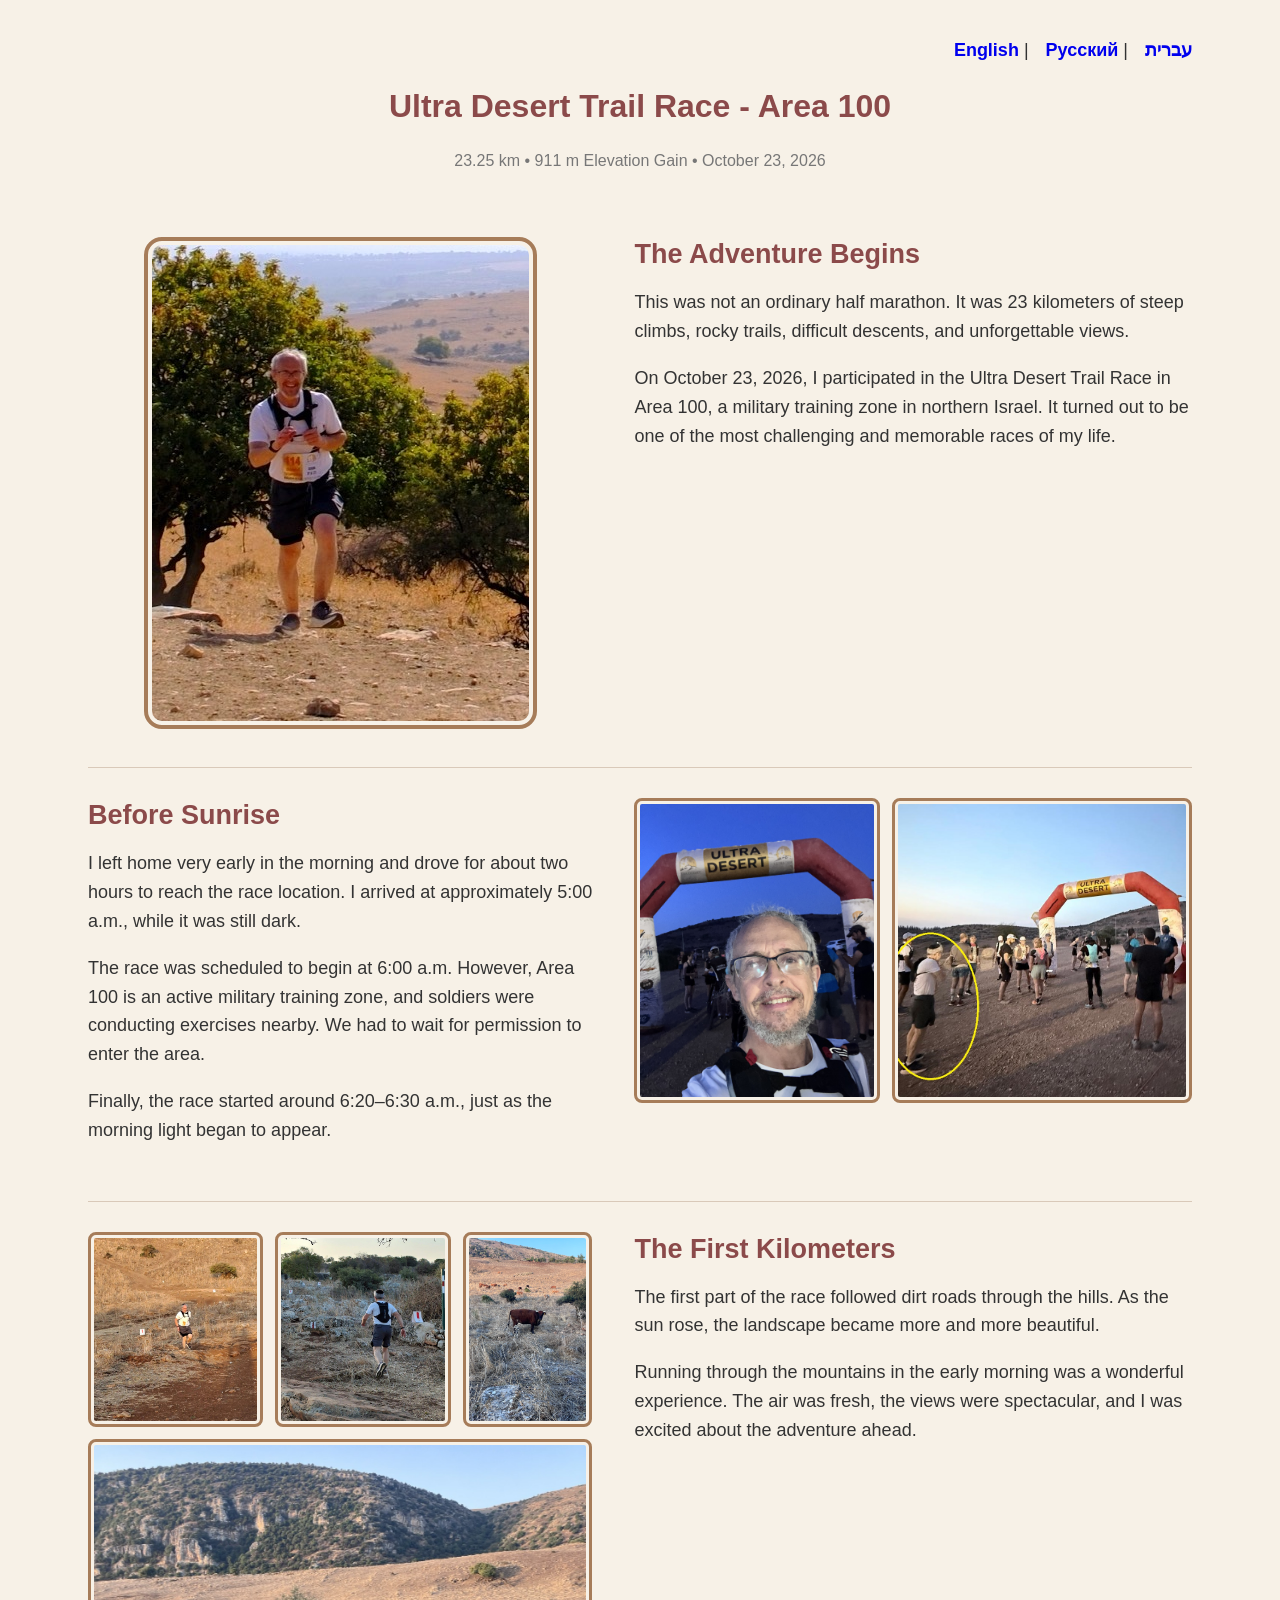
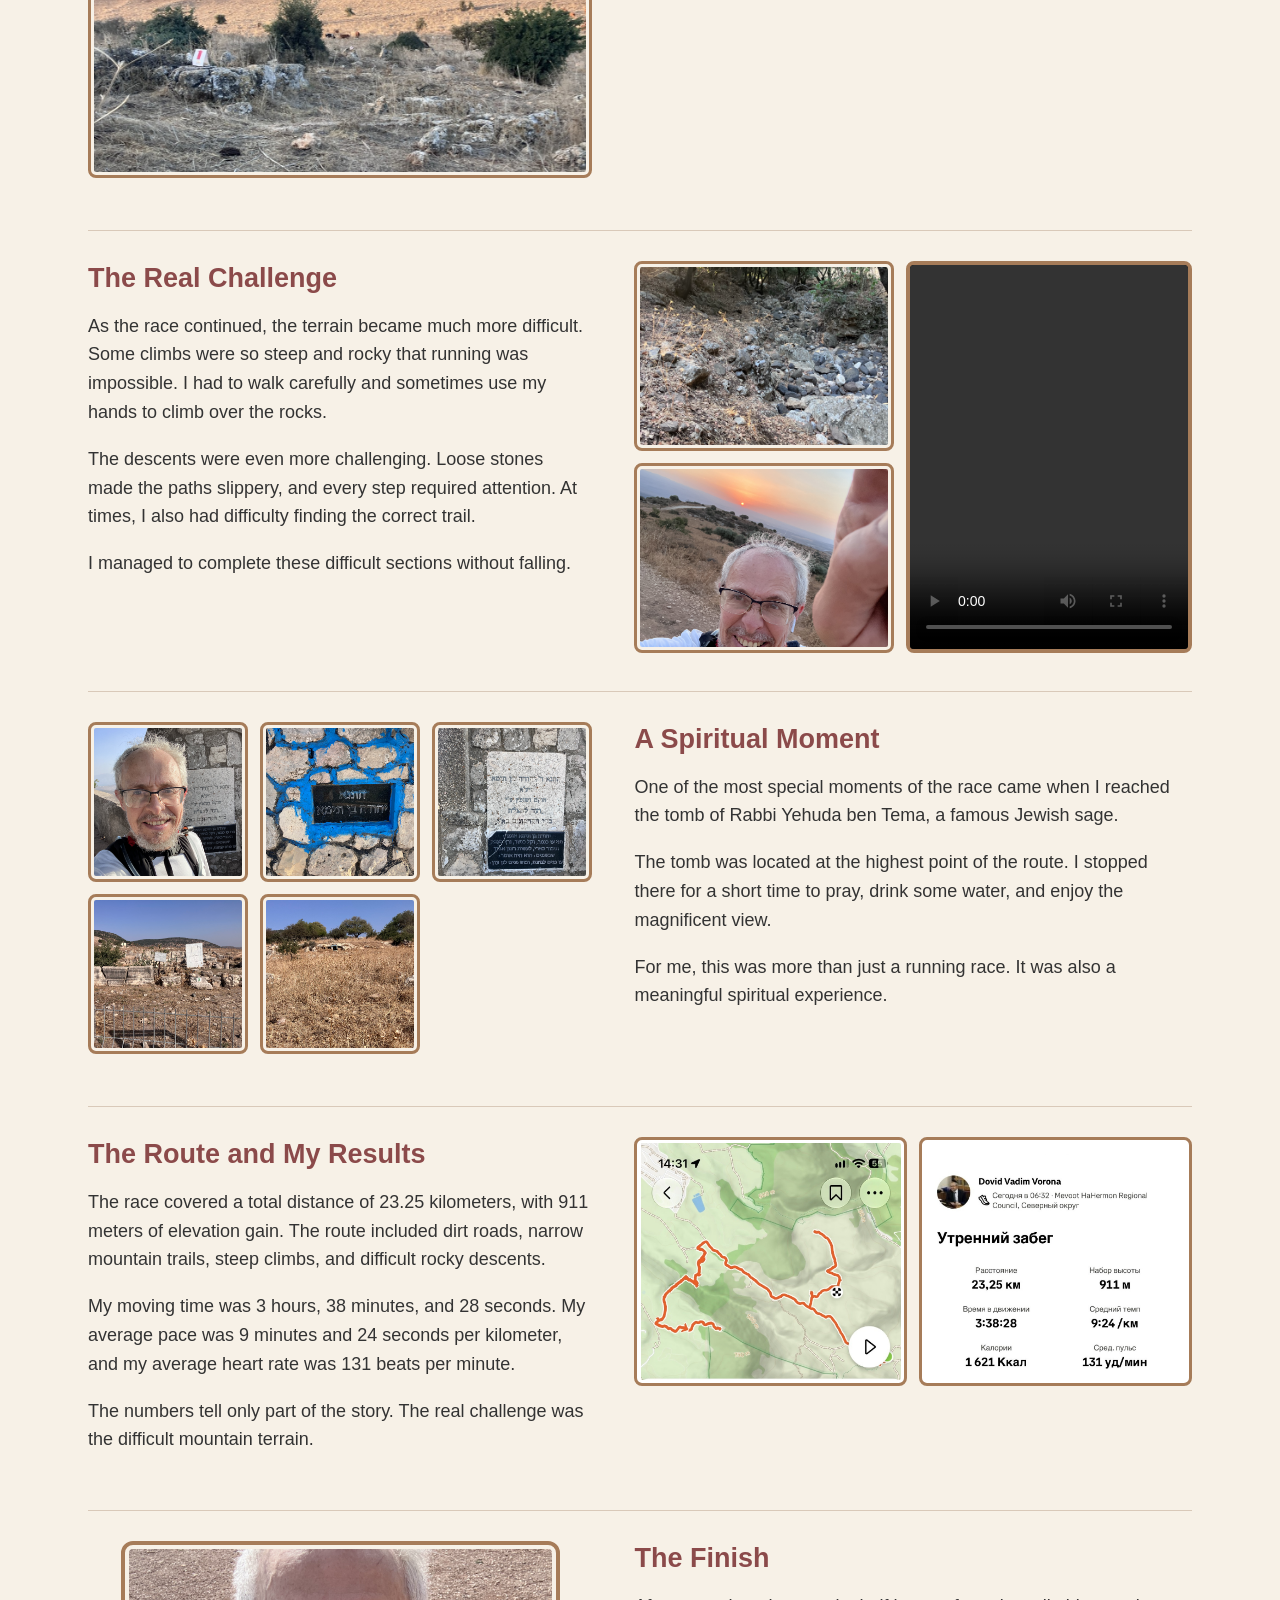
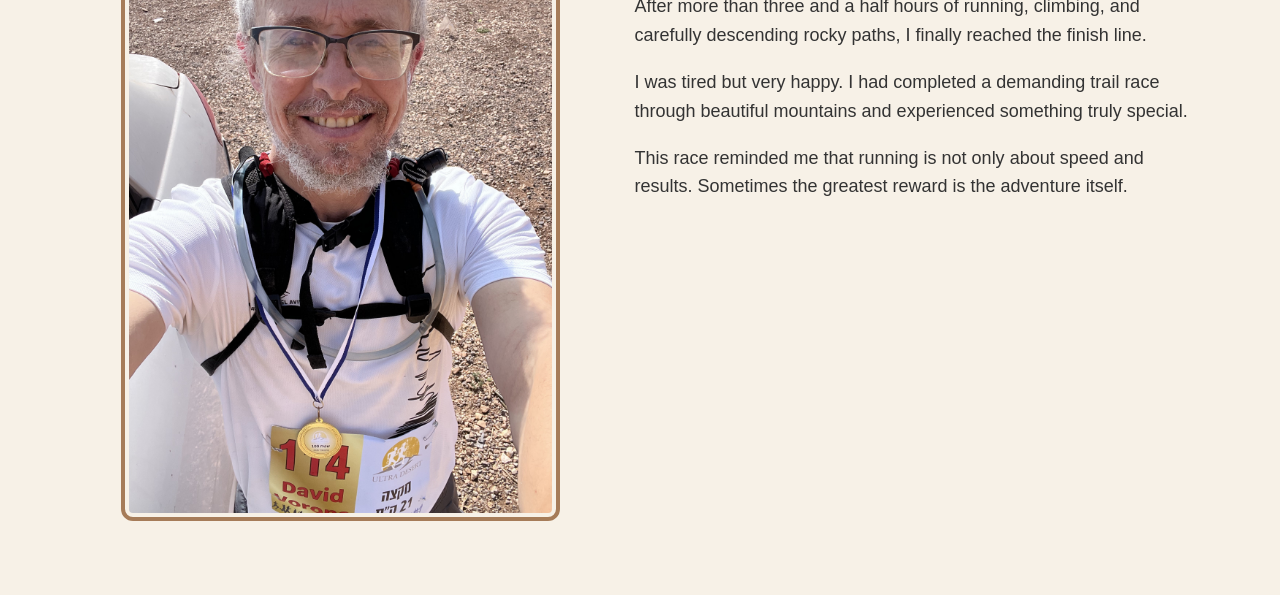
<file: index.html>
<!DOCTYPE html>
<html lang="en">
<head>
  <meta charset="UTF-8">
  <meta name="viewport" content="width=device-width, initial-scale=1.0">
  <title>Ultra Desert Trail Race - Area 100</title>
  <link rel="stylesheet" href="styles.css">
</head>
<body>
  <nav aria-label="Languages">
    <a href="index.html">English</a> |
    <a href="ru.html">Русский</a> |
    <a href="he.html">עברית</a>
  </nav>
  <header class="page-header">
    <h1>Ultra Desert Trail Race - Area 100</h1>
    <p class="subtitle">23.25 km • 911 m Elevation Gain • October 23, 2026</p>
  </header>
  <main>
    <section class="chapter">
      <div class="chapter-media">
        <img class="main-photo zoomable" src="media/main-new.jpg" alt="Runner in Area 100">
      </div>
      <div class="chapter-text">
        <h2>The Adventure Begins</h2>
        <p>This was not an ordinary half marathon. It was 23 kilometers of steep climbs, rocky trails, difficult descents, and unforgettable views.</p>
        <p>On October 23, 2026, I participated in the Ultra Desert Trail Race in Area 100, a military training zone in northern Israel. It turned out to be one of the most challenging and memorable races of my life.</p>
      </div>
    </section>
    <section class="chapter reverse">
      <div class="chapter-media">
        <div class="photo-grid sunrise-grid">
          <img class="zoomable" src="media/IMG_6211_result.jpg" alt="Me at the starting line">
          <img class="zoomable" src="media/start-all.jpg" alt="Runners gathering before the race">
        </div>
      </div>
      <div class="chapter-text">
        <h2>Before Sunrise</h2>
        <p>I left home very early in the morning and drove for about two hours to reach the race location. I arrived at approximately 5:00 a.m., while it was still dark.</p>
        <p>The race was scheduled to begin at 6:00 a.m. However, Area 100 is an active military training zone, and soldiers were conducting exercises nearby. We had to wait for permission to enter the area.</p>
        <p>Finally, the race started around 6:20–6:30 a.m., just as the morning light began to appear.</p>
      </div>
    </section>
    <section class="chapter">
      <div class="chapter-media">
        <div class="photo-grid first-kilometers-grid">
          <img class="zoomable" src="media/running-front.jpg" alt="Running uphill during the race">
          <img class="zoomable" src="media/running-back.jpg" alt="Running along the rocky trail">
          <img class="zoomable" src="media/cows.jpg" alt="Cattle grazing on the hills">
          <img class="zoomable landscape-photo" src="media/mountain-view.jpg" alt="Mountain landscape along the route">
        </div>
      </div>
      <div class="chapter-text">
        <h2>The First Kilometers</h2>
        <p>The first part of the race followed dirt roads through the hills. As the sun rose, the landscape became more and more beautiful.</p>
        <p>Running through the mountains in the early morning was a wonderful experience. The air was fresh, the views were spectacular, and I was excited about the adventure ahead.</p>
      </div>
    </section>
    <section class="chapter reverse">
      <div class="chapter-media">
        <div class="challenge-layout">
          <div class="challenge-stills">
            <img class="zoomable" src="media/rocky-trail.jpg" alt="Dry riverbed filled with rocks">
            <img class="zoomable" src="media/IMG_6213_result.jpg" alt="Mountain landscape">
          </div>
          <video class="race-video" controls playsinline preload="metadata">
            <source src="media/Img 6232-web.mp4" type="video/mp4">
            Your browser does not support video playback.
          </video>
        </div>
      </div>
      <div class="chapter-text">
        <h2>The Real Challenge</h2>
        <p>As the race continued, the terrain became much more difficult. Some climbs were so steep and rocky that running was impossible. I had to walk carefully and sometimes use my hands to climb over the rocks.</p>
        <p>The descents were even more challenging. Loose stones made the paths slippery, and every step required attention. At times, I also had difficulty finding the correct trail.</p>
        <p>I managed to complete these difficult sections without falling.</p>
      </div>
    </section>
    <section class="chapter">
      <div class="chapter-media">
    <div class="spiritual-grid">
        <img class="zoomable"
             src="media/IMG_6230_result.jpg"
             alt="At the tomb of Rabbi Yehuda ben Tema">

        <img class="zoomable"
             src="media/tomb-name.jpg"
             alt="Name of Rabbi Yehuda ben Tema">

        <img class="zoomable"
             src="media/tomb-inscription.jpg"
             alt="Inscription at the tomb">

        <img class="zoomable"
             src="media/ancient-ruins.jpg"
             alt="Ancient ruins near the route">

        <img class="zoomable wide"
             src="media/stone-site.jpg"
             alt="Stone structure in the landscape">
    </div>
</div>
      </div>
      <div class="chapter-text">
        <h2>A Spiritual Moment</h2>
        <p>One of the most special moments of the race came when I reached the tomb of Rabbi Yehuda ben Tema, a famous Jewish sage.</p>
        <p>The tomb was located at the highest point of the route. I stopped there for a short time to pray, drink some water, and enjoy the magnificent view.</p>
        <p>For me, this was more than just a running race. It was also a meaningful spiritual experience.</p>
      </div>
    </section>
    <section class="chapter reverse">
      <div class="chapter-media">
        <div class="strava-pair">
          <img class="zoomable" src="media/strava-map.jpg" alt="Map of the Area 100 race route">
          <img class="zoomable" src="media/strava-results.jpg" alt="Race statistics: 23.25 km, 911 m elevation gain, 3:38:28 moving time, 9:24/km, 131 bpm">
        </div>
      </div>
      <div class="chapter-text">
        <h2>The Route and My Results</h2>
        <p>The race covered a total distance of 23.25 kilometers, with 911 meters of elevation gain. The route included dirt roads, narrow mountain trails, steep climbs, and difficult rocky descents.</p>
        <p>My moving time was 3 hours, 38 minutes, and 28 seconds. My average pace was 9 minutes and 24 seconds per kilometer, and my average heart rate was 131 beats per minute.</p>
        <p>The numbers tell only part of the story. The real challenge was the difficult mountain terrain.</p>
      </div>
    </section>
    <section class="chapter">
      <div class="chapter-media">
        <img class="chapter-photo zoomable" src="media/IMG_2605_result.jpg" alt="After the race">
      </div>
      <div class="chapter-text">
        <h2>The Finish</h2>
        <p>After more than three and a half hours of running, climbing, and carefully descending rocky paths, I finally reached the finish line.</p>
        <p>I was tired but very happy. I had completed a demanding trail race through beautiful mountains and experienced something truly special.</p>
        <p>This race reminded me that running is not only about speed and results. Sometimes the greatest reward is the adventure itself.</p>
      </div>
    </section>
  </main>
  <div id="photo-overlay" aria-hidden="true" role="dialog" aria-label="Enlarged photo">
    <button id="close-photo" type="button" aria-label="Close photo">×</button>
    <img id="enlarged-photo" alt="">
  </div>
  <script>
    const overlay = document.getElementById("photo-overlay");
    const enlargedPhoto = document.getElementById("enlarged-photo");
    const closeButton = document.getElementById("close-photo");
    document.querySelectorAll(".zoomable").forEach(function(photo) {
      photo.addEventListener("click", function() {
        enlargedPhoto.src = photo.src;
        enlargedPhoto.alt = photo.alt;
        overlay.classList.add("open");
        overlay.setAttribute("aria-hidden", "false");
        closeButton.focus();
      });
    });
    function closePhoto() {
      overlay.classList.remove("open");
      overlay.setAttribute("aria-hidden", "true");
      enlargedPhoto.removeAttribute("src");
    }
    closeButton.addEventListener("click", closePhoto);
    overlay.addEventListener("click", function(event) {
      if (event.target === overlay || event.target === enlargedPhoto) closePhoto();
    });
    document.addEventListener("keydown", function(event) {
      if (event.key === "Escape") closePhoto();
    });
  </script>
</body>
</html>
</file>
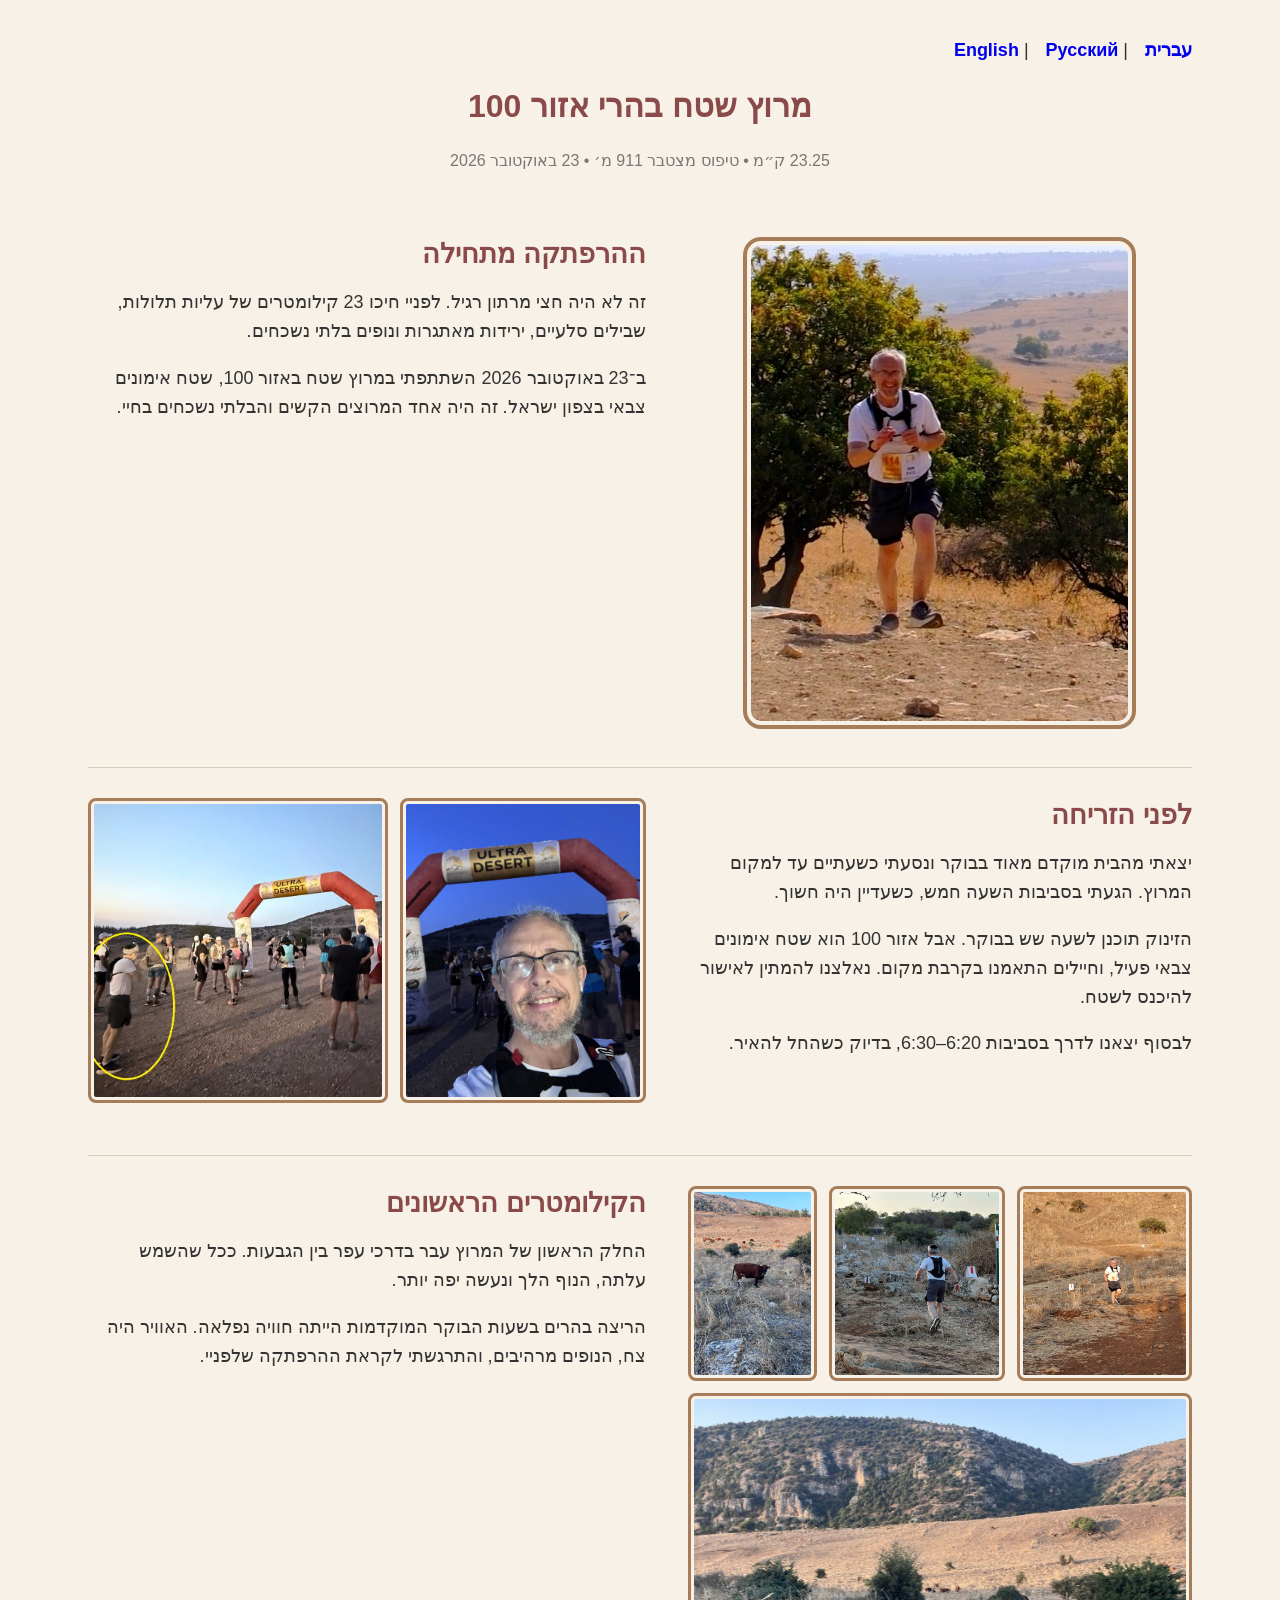
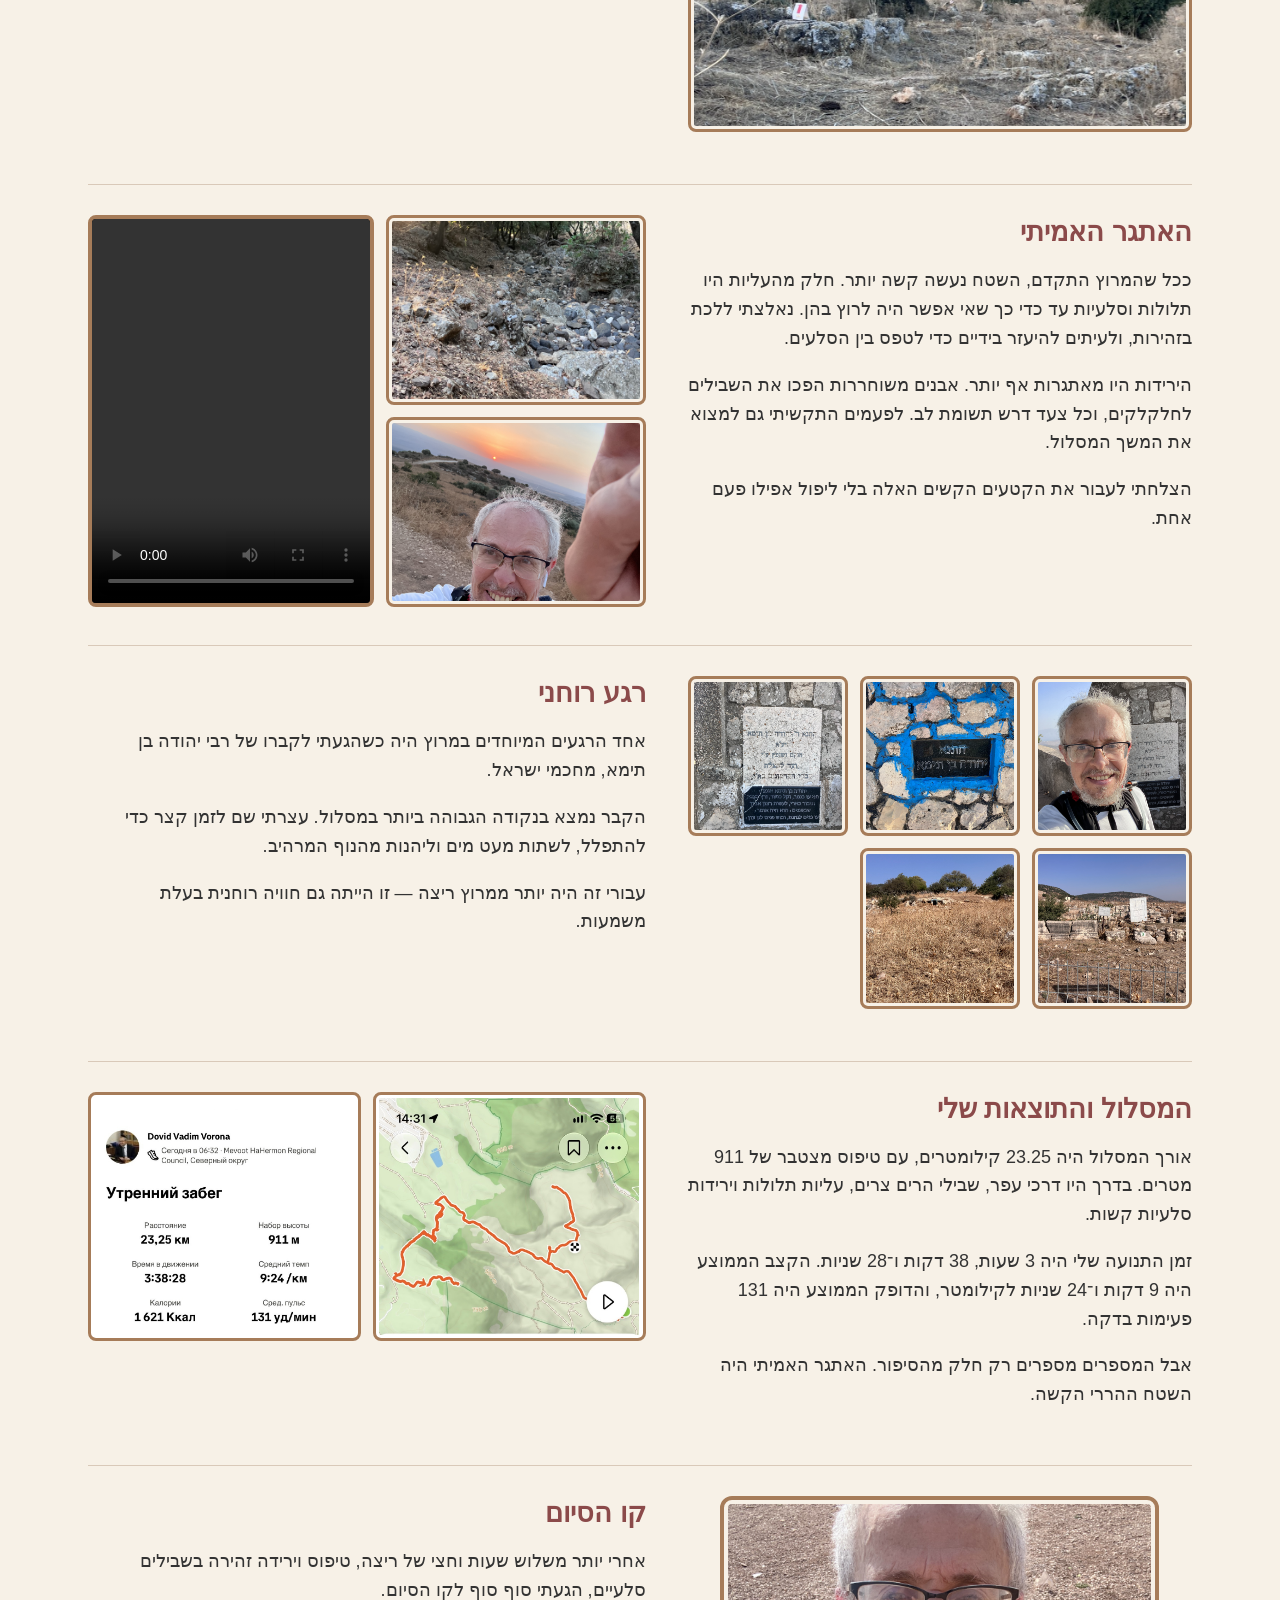
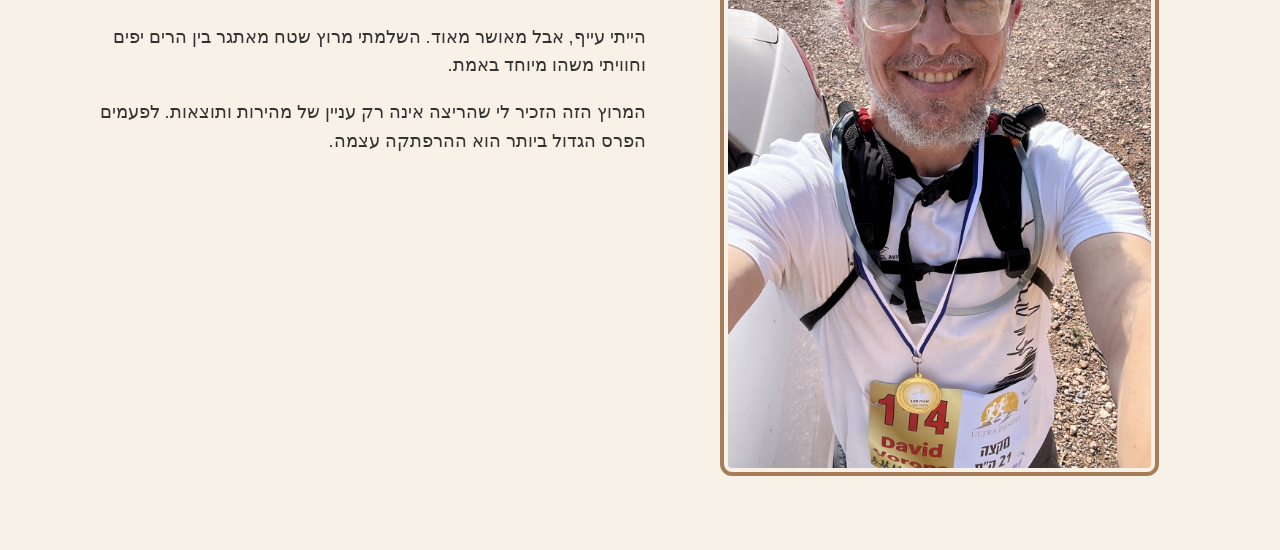
<file: he.html>
<!DOCTYPE html>

<html dir="rtl" lang="he">
<head>
<meta charset="utf-8"/>
<meta content="width=device-width, initial-scale=1.0" name="viewport"/>
<title>מרוץ שטח בהרי אזור 100</title>
<link href="styles.css" rel="stylesheet"/>
</head>
<body>
<nav aria-label="Languages" dir="ltr">
<a href="index.html">English</a> |
    <a href="ru.html">Русский</a> |
    <a href="he.html">עברית</a>
</nav>
<header class="page-header">
<h1>מרוץ שטח בהרי אזור 100</h1>
<p class="subtitle">23.25 ק״מ • טיפוס מצטבר 911 מ׳ • 23 באוקטובר 2026</p>
</header>
<main>
<section class="chapter">
<div class="chapter-media">
<img alt="רץ במסלול אזור 100" class="main-photo zoomable" src="media/main-new.jpg"/>
</div>
<div class="chapter-text">
<h2>ההרפתקה מתחילה</h2>
<p>זה לא היה חצי מרתון רגיל. לפניי חיכו 23 קילומטרים של עליות תלולות, שבילים סלעיים, ירידות מאתגרות ונופים בלתי נשכחים.</p>
<p>ב־23 באוקטובר 2026 השתתפתי במרוץ שטח באזור 100, שטח אימונים צבאי בצפון ישראל. זה היה אחד המרוצים הקשים והבלתי נשכחים בחיי.</p>
</div>
</section>
<section class="chapter reverse">
<div class="chapter-media">
<div class="photo-grid sunrise-grid">
<img alt="אני בקו הזינוק" class="zoomable" src="media/IMG_6211_result.jpg"/>
<img alt="הרצים מתכנסים לפני הזינוק" class="zoomable" src="media/start-all.jpg"/>
</div>
</div>
<div class="chapter-text">
<h2>לפני הזריחה</h2>
<p>יצאתי מהבית מוקדם מאוד בבוקר ונסעתי כשעתיים עד למקום המרוץ. הגעתי בסביבות השעה חמש, כשעדיין היה חשוך.</p>
<p>הזינוק תוכנן לשעה שש בבוקר. אבל אזור 100 הוא שטח אימונים צבאי פעיל, וחיילים התאמנו בקרבת מקום. נאלצנו להמתין לאישור להיכנס לשטח.</p>
<p>לבסוף יצאנו לדרך בסביבות 6:20–6:30, בדיוק כשהחל להאיר.</p>
</div>
</section>
<section class="chapter">
<div class="chapter-media">
<div class="photo-grid first-kilometers-grid">
<img alt="ריצה בעלייה" class="zoomable" src="media/running-front.jpg"/>
<img alt="ריצה בשביל סלעי" class="zoomable" src="media/running-back.jpg"/>
<img alt="פרות רועות בגבעות" class="zoomable" src="media/cows.jpg"/>
<img alt="נוף ההרים לאורך המסלול" class="zoomable landscape-photo" src="media/mountain-view.jpg"/>
</div>
</div>
<div class="chapter-text">
<h2>הקילומטרים הראשונים</h2>
<p>החלק הראשון של המרוץ עבר בדרכי עפר בין הגבעות. ככל שהשמש עלתה, הנוף הלך ונעשה יפה יותר.</p>
<p>הריצה בהרים בשעות הבוקר המוקדמות הייתה חוויה נפלאה. האוויר היה צח, הנופים מרהיבים, והתרגשתי לקראת ההרפתקה שלפניי.</p>
</div>
</section>
<section class="chapter reverse">
<div class="chapter-media">
<div class="challenge-layout">
<div class="challenge-stills">
<img alt="ערוץ נחל מלא אבנים" class="zoomable" src="media/rocky-trail.jpg"/>
<img alt="נוף הררי" class="zoomable" src="media/IMG_6213_result.jpg"/>
</div>
<video class="race-video" controls="" playsinline="" preload="metadata">
<source src="media/Img 6232-web.mp4" type="video/mp4"/>הדפדפן שלך אינו תומך בהפעלת וידאו.
          </video>
</div>
</div>
<div class="chapter-text">
<h2>האתגר האמיתי</h2>
<p>ככל שהמרוץ התקדם, השטח נעשה קשה יותר. חלק מהעליות היו תלולות וסלעיות עד כדי כך שאי אפשר היה לרוץ בהן. נאלצתי ללכת בזהירות, ולעיתים להיעזר בידיים כדי לטפס בין הסלעים.</p>
<p>הירידות היו מאתגרות אף יותר. אבנים משוחררות הפכו את השבילים לחלקלקים, וכל צעד דרש תשומת לב. לפעמים התקשיתי גם למצוא את המשך המסלול.</p>
<p>הצלחתי לעבור את הקטעים הקשים האלה בלי ליפול אפילו פעם אחת.</p>
</div>
</section>
<section class="chapter">
<div class="chapter-media">


<div class="spiritual-grid"><img alt="ליד קבר רבי יהודה בן תימא" class="zoomable" src="media/IMG_6230_result.jpg"/><img alt="שמו של רבי יהודה בן תימא" class="zoomable" src="media/tomb-name.jpg"/><img alt="כתובת על הקבר" class="zoomable" src="media/tomb-inscription.jpg"/><img alt="שרידים עתיקים סמוך למסלול" class="zoomable" src="media/ancient-ruins.jpg"/><img alt="מבנה אבן בנוף" class="zoomable wide" src="media/stone-site.jpg"/></div></div>
<div class="chapter-text">
<h2>רגע רוחני</h2>
<p>אחד הרגעים המיוחדים במרוץ היה כשהגעתי לקברו של רבי יהודה בן תימא, מחכמי ישראל.</p>
<p>הקבר נמצא בנקודה הגבוהה ביותר במסלול. עצרתי שם לזמן קצר כדי להתפלל, לשתות מעט מים וליהנות מהנוף המרהיב.</p>
<p>עבורי זה היה יותר ממרוץ ריצה — זו הייתה גם חוויה רוחנית בעלת משמעות.</p>
</div>
</section>
<section class="chapter reverse">
<div class="chapter-media">
<div class="strava-pair">
<img alt="מפת מסלול המרוץ באזור 100" class="zoomable" src="media/strava-map.jpg"/>
<img alt="תוצאות המרוץ: 23.25 ק״מ, טיפוס מצטבר 911 מ׳, זמן תנועה 3:38:28, קצב 9:24 לק״מ, דופק 131" class="zoomable" src="media/strava-results.jpg"/>
</div>
</div>
<div class="chapter-text">
<h2>המסלול והתוצאות שלי</h2>
<p>אורך המסלול היה 23.25 קילומטרים, עם טיפוס מצטבר של 911 מטרים. בדרך היו דרכי עפר, שבילי הרים צרים, עליות תלולות וירידות סלעיות קשות.</p>
<p>זמן התנועה שלי היה 3 שעות, 38 דקות ו־28 שניות. הקצב הממוצע היה 9 דקות ו־24 שניות לקילומטר, והדופק הממוצע היה 131 פעימות בדקה.</p>
<p>אבל המספרים מספרים רק חלק מהסיפור. האתגר האמיתי היה השטח ההררי הקשה.</p>
</div>
</section>
<section class="chapter">
<div class="chapter-media">
<img alt="אחרי המרוץ" class="chapter-photo zoomable" src="media/IMG_2605_result.jpg"/>
</div>
<div class="chapter-text">
<h2>קו הסיום</h2>
<p>אחרי יותר משלוש שעות וחצי של ריצה, טיפוס וירידה זהירה בשבילים סלעיים, הגעתי סוף סוף לקו הסיום.</p>
<p>הייתי עייף, אבל מאושר מאוד. השלמתי מרוץ שטח מאתגר בין הרים יפים וחוויתי משהו מיוחד באמת.</p>
<p>המרוץ הזה הזכיר לי שהריצה אינה רק עניין של מהירות ותוצאות. לפעמים הפרס הגדול ביותר הוא ההרפתקה עצמה.</p>
</div>
</section>
</main>
<div aria-hidden="true" aria-label="תמונה מוגדלת" id="photo-overlay" role="dialog">
<button aria-label="סגירת התמונה" id="close-photo" type="button">×</button>
<img alt="" id="enlarged-photo"/>
</div>
<script>
    const overlay = document.getElementById("photo-overlay");
    const enlargedPhoto = document.getElementById("enlarged-photo");
    const closeButton = document.getElementById("close-photo");
    document.querySelectorAll(".zoomable").forEach(function(photo) {
      photo.addEventListener("click", function() {
        enlargedPhoto.src = photo.src;
        enlargedPhoto.alt = photo.alt;
        overlay.classList.add("open");
        overlay.setAttribute("aria-hidden", "false");
        closeButton.focus();
      });
    });
    function closePhoto() {
      overlay.classList.remove("open");
      overlay.setAttribute("aria-hidden", "true");
      enlargedPhoto.removeAttribute("src");
    }
    closeButton.addEventListener("click", closePhoto);
    overlay.addEventListener("click", function(event) {
      if (event.target === overlay || event.target === enlargedPhoto) closePhoto();
    });
    document.addEventListener("keydown", function(event) {
      if (event.key === "Escape") closePhoto();
    });
  </script>
</body>
</html>
</file>
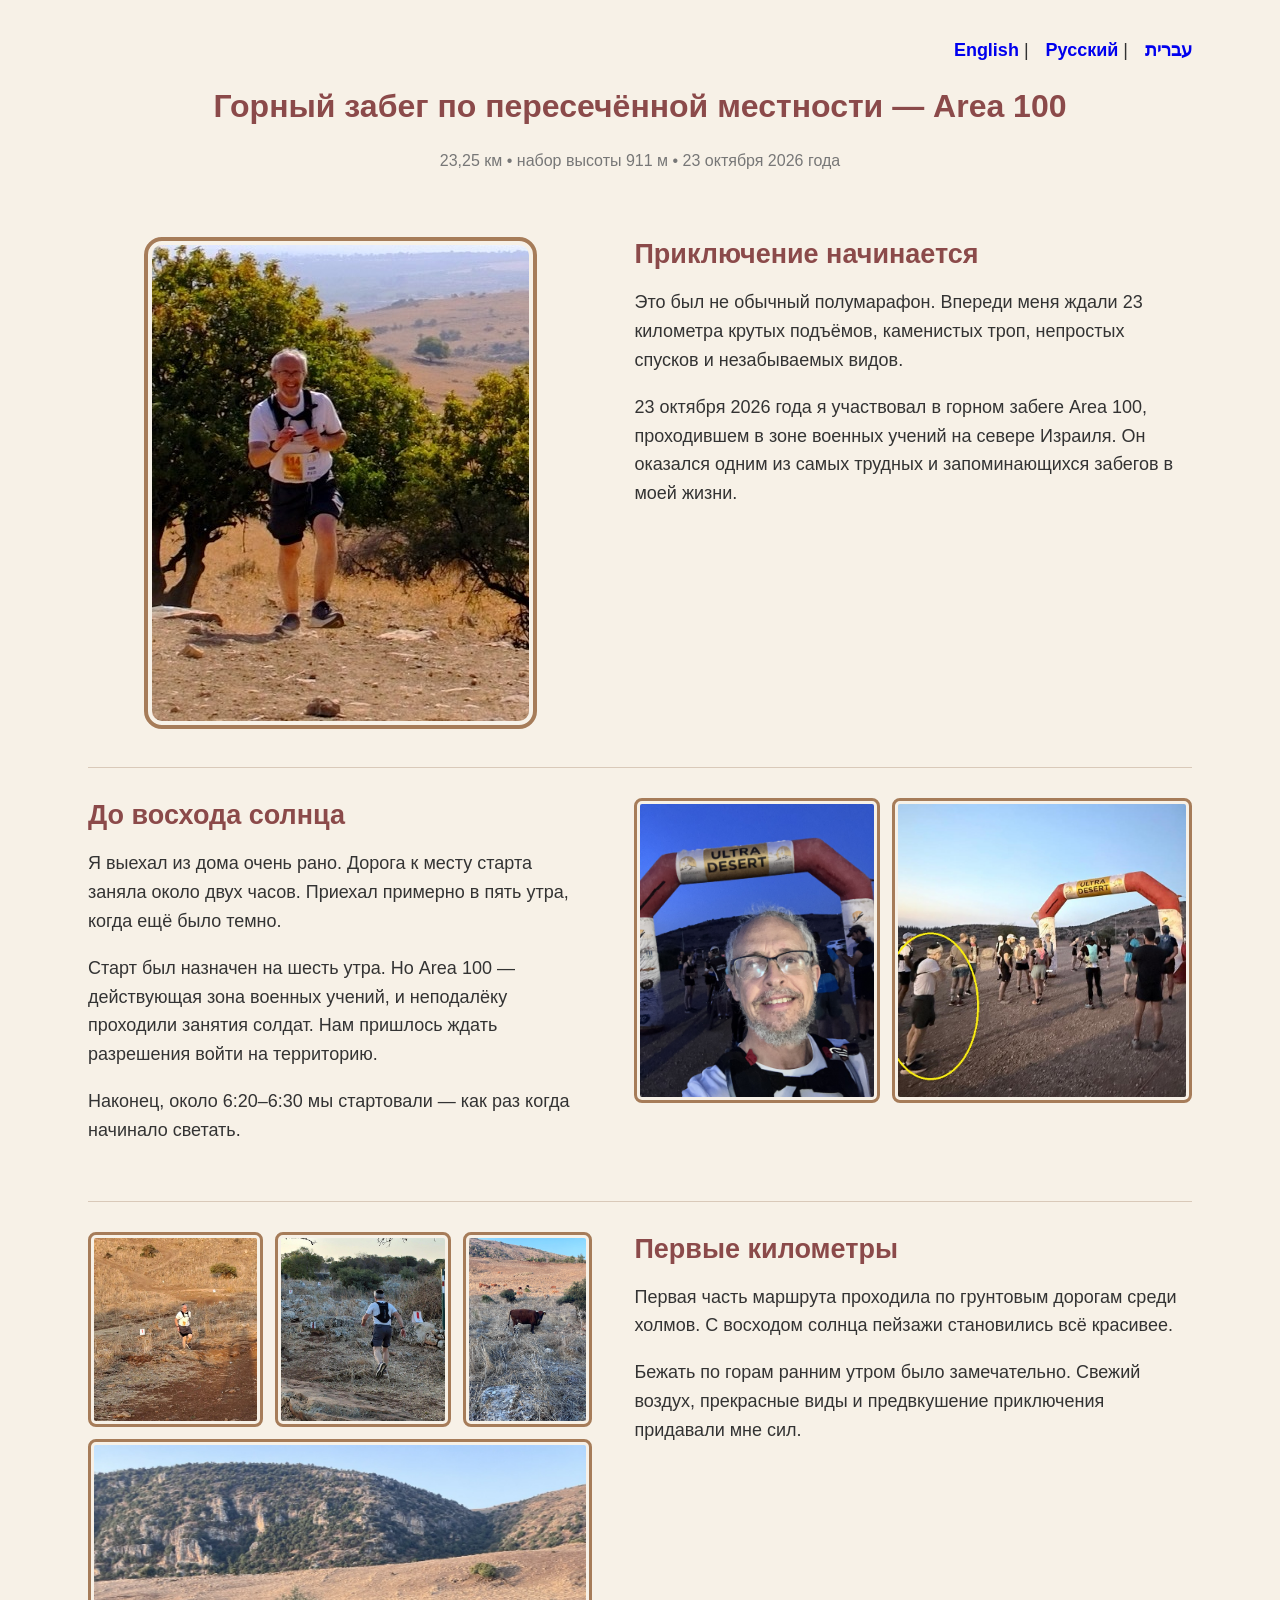
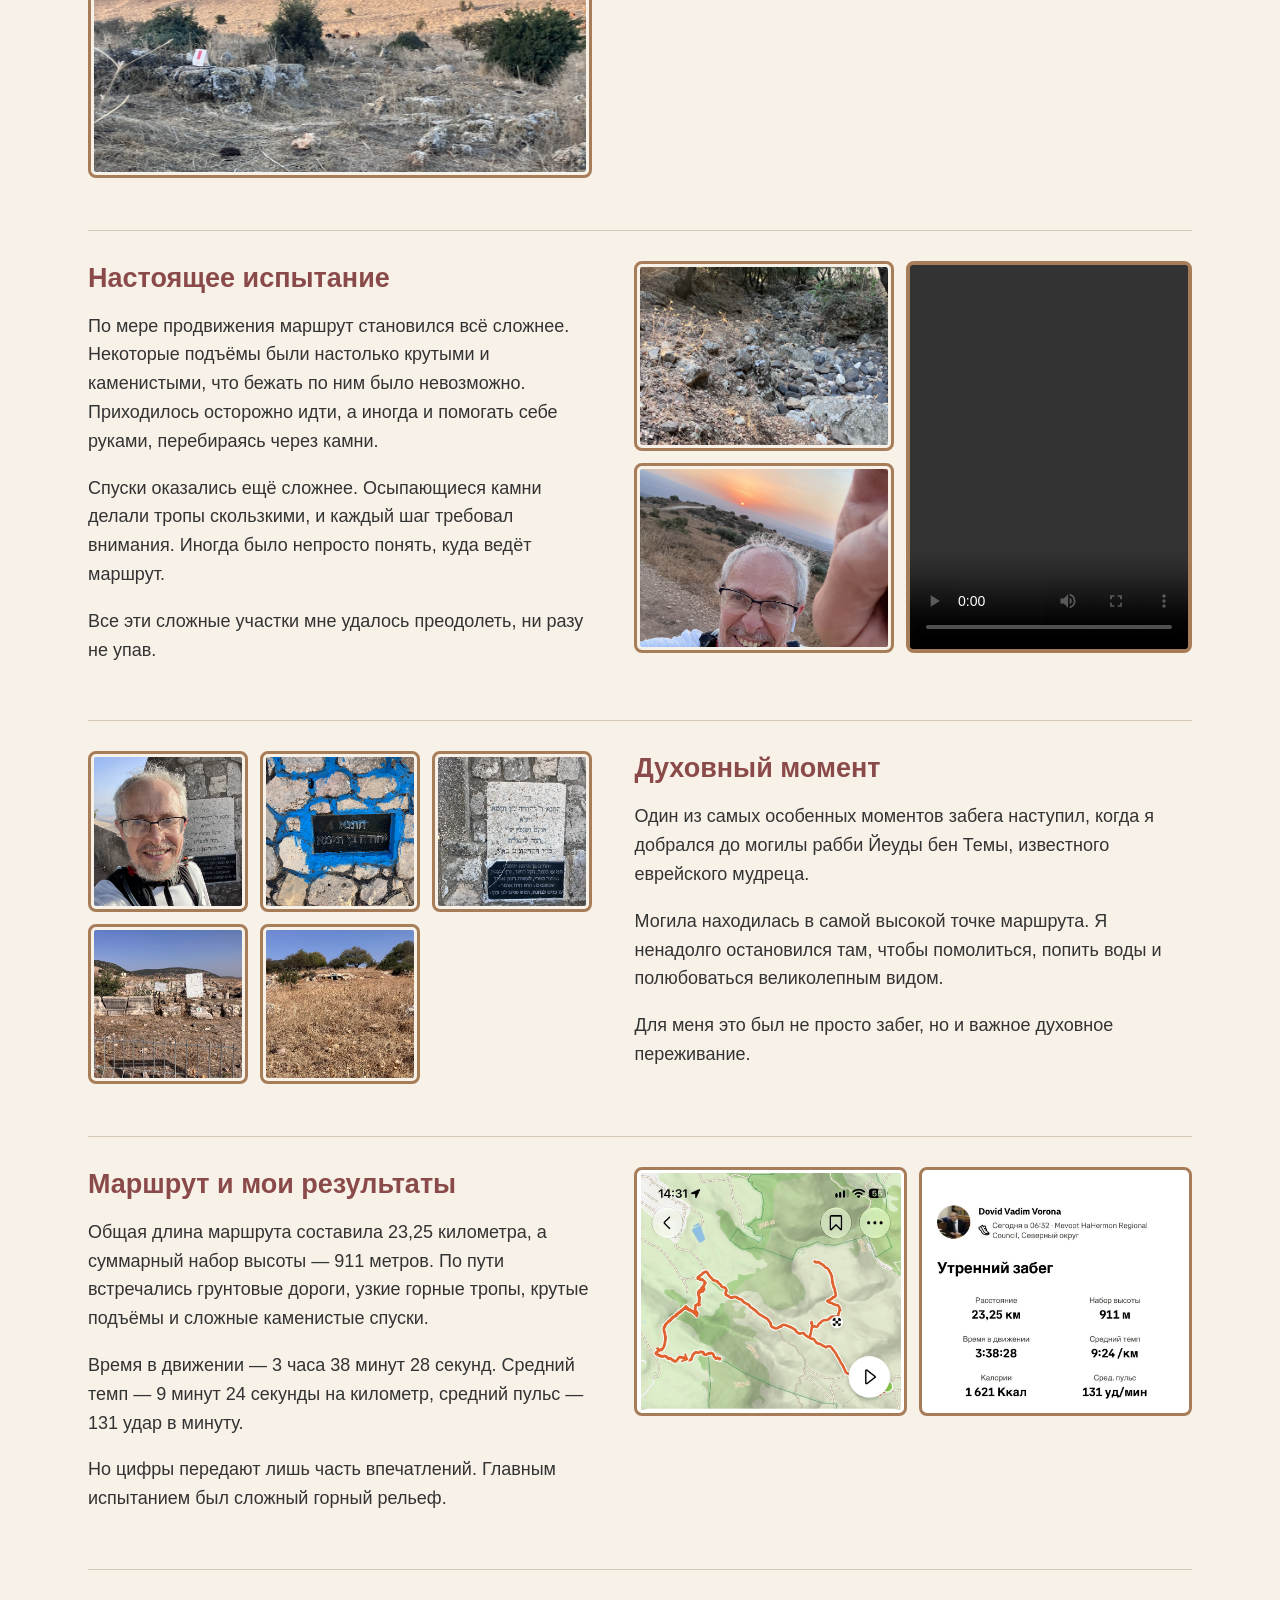
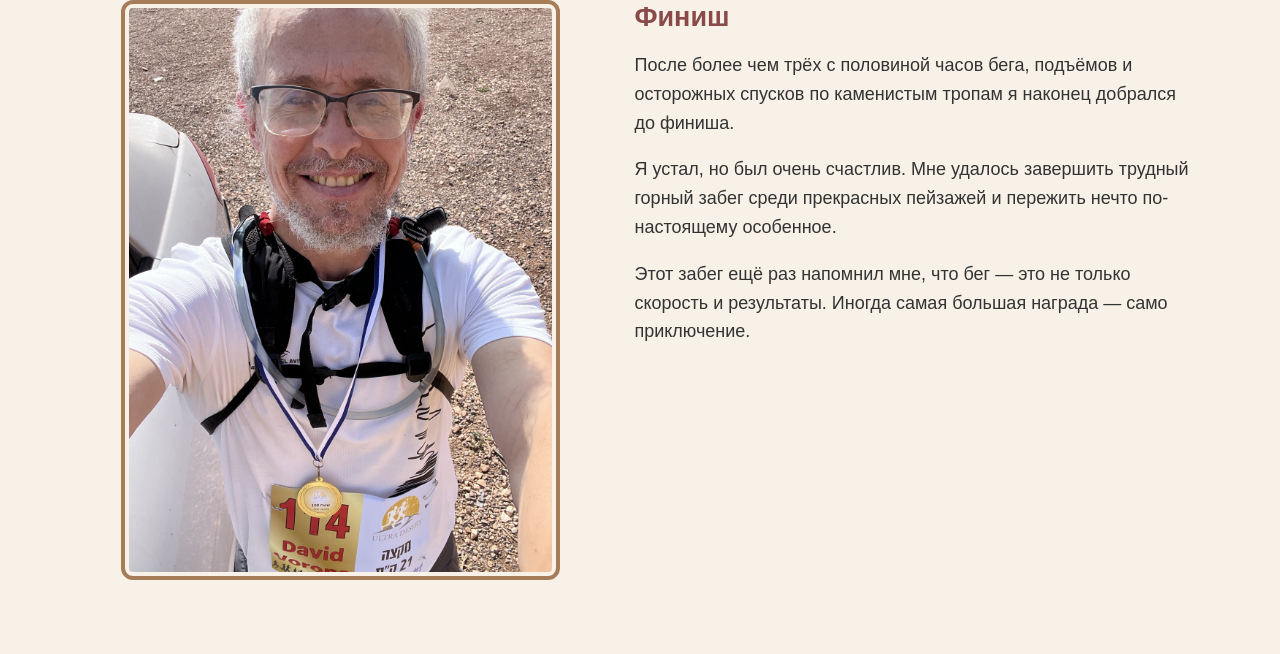
<file: ru.html>
<!DOCTYPE html>

<html lang="ru">
<head>
<meta charset="utf-8"/>
<meta content="width=device-width, initial-scale=1.0" name="viewport"/>
<title>Горный забег по пересечённой местности — Area 100</title>
<link href="styles.css" rel="stylesheet"/>
</head>
<body>
<nav aria-label="Languages">
<a href="index.html">English</a> |
    <a href="ru.html">Русский</a> |
    <a href="he.html">עברית</a>
</nav>
<header class="page-header">
<h1>Горный забег по пересечённой местности — Area 100</h1>
<p class="subtitle">23,25 км • набор высоты 911 м • 23 октября 2026 года</p>
</header>
<main>
<section class="chapter">
<div class="chapter-media">
<img alt="Бегун на трассе Area 100" class="main-photo zoomable" src="media/main-new.jpg"/>
</div>
<div class="chapter-text">
<h2>Приключение начинается</h2>
<p>Это был не обычный полумарафон. Впереди меня ждали 23 километра крутых подъёмов, каменистых троп, непростых спусков и незабываемых видов.</p>
<p>23 октября 2026 года я участвовал в горном забеге Area 100, проходившем в зоне военных учений на севере Израиля. Он оказался одним из самых трудных и запоминающихся забегов в моей жизни.</p>
</div>
</section>
<section class="chapter reverse">
<div class="chapter-media">
<div class="photo-grid sunrise-grid">
<img alt="Я на старте" class="zoomable" src="media/IMG_6211_result.jpg"/>
<img alt="Участники перед стартом" class="zoomable" src="media/start-all.jpg"/>
</div>
</div>
<div class="chapter-text">
<h2>До восхода солнца</h2>
<p>Я выехал из дома очень рано. Дорога к месту старта заняла около двух часов. Приехал примерно в пять утра, когда ещё было темно.</p>
<p>Старт был назначен на шесть утра. Но Area 100 — действующая зона военных учений, и неподалёку проходили занятия солдат. Нам пришлось ждать разрешения войти на территорию.</p>
<p>Наконец, около 6:20–6:30 мы стартовали — как раз когда начинало светать.</p>
</div>
</section>
<section class="chapter">
<div class="chapter-media">
<div class="photo-grid first-kilometers-grid">
<img alt="Бег в гору" class="zoomable" src="media/running-front.jpg"/>
<img alt="Бег по каменистой тропе" class="zoomable" src="media/running-back.jpg"/>
<img alt="Коровы на холмах" class="zoomable" src="media/cows.jpg"/>
<img alt="Горный пейзаж вдоль маршрута" class="zoomable landscape-photo" src="media/mountain-view.jpg"/>
</div>
</div>
<div class="chapter-text">
<h2>Первые километры</h2>
<p>Первая часть маршрута проходила по грунтовым дорогам среди холмов. С восходом солнца пейзажи становились всё красивее.</p>
<p>Бежать по горам ранним утром было замечательно. Свежий воздух, прекрасные виды и предвкушение приключения придавали мне сил.</p>
</div>
</section>
<section class="chapter reverse">
<div class="chapter-media">
<div class="challenge-layout">
<div class="challenge-stills">
<img alt="Каменистое русло" class="zoomable" src="media/rocky-trail.jpg"/>
<img alt="Горный пейзаж" class="zoomable" src="media/IMG_6213_result.jpg"/>
</div>
<video class="race-video" controls="" playsinline="" preload="metadata">
<source src="media/Img 6232-web.mp4" type="video/mp4"/>Ваш браузер не поддерживает воспроизведение видео.
          </video>
</div>
</div>
<div class="chapter-text">
<h2>Настоящее испытание</h2>
<p>По мере продвижения маршрут становился всё сложнее. Некоторые подъёмы были настолько крутыми и каменистыми, что бежать по ним было невозможно. Приходилось осторожно идти, а иногда и помогать себе руками, перебираясь через камни.</p>
<p>Спуски оказались ещё сложнее. Осыпающиеся камни делали тропы скользкими, и каждый шаг требовал внимания. Иногда было непросто понять, куда ведёт маршрут.</p>
<p>Все эти сложные участки мне удалось преодолеть, ни разу не упав.</p>
</div>
</section>
<section class="chapter">
<div class="chapter-media">


<div class="spiritual-grid"><img alt="У могилы рабби Йеуды бен Темы" class="zoomable" src="media/IMG_6230_result.jpg"/><img alt="Имя рабби Йеуды бен Темы" class="zoomable" src="media/tomb-name.jpg"/><img alt="Надпись на могиле" class="zoomable" src="media/tomb-inscription.jpg"/><img alt="Древние развалины рядом с трассой" class="zoomable" src="media/ancient-ruins.jpg"/><img alt="Каменное сооружение среди холмов" class="zoomable wide" src="media/stone-site.jpg"/></div></div>
<div class="chapter-text">
<h2>Духовный момент</h2>
<p>Один из самых особенных моментов забега наступил, когда я добрался до могилы рабби Йеуды бен Темы, известного еврейского мудреца.</p>
<p>Могила находилась в самой высокой точке маршрута. Я ненадолго остановился там, чтобы помолиться, попить воды и полюбоваться великолепным видом.</p>
<p>Для меня это был не просто забег, но и важное духовное переживание.</p>
</div>
</section>
<section class="chapter reverse">
<div class="chapter-media">
<div class="strava-pair">
<img alt="Карта маршрута Area 100" class="zoomable" src="media/strava-map.jpg"/>
<img alt="Результаты забега: 23,25 км, набор высоты 911 м, время в движении 3:38:28, темп 9:24/км, пульс 131" class="zoomable" src="media/strava-results.jpg"/>
</div>
</div>
<div class="chapter-text">
<h2>Маршрут и мои результаты</h2>
<p>Общая длина маршрута составила 23,25 километра, а суммарный набор высоты — 911 метров. По пути встречались грунтовые дороги, узкие горные тропы, крутые подъёмы и сложные каменистые спуски.</p>
<p>Время в движении — 3 часа 38 минут 28 секунд. Средний темп — 9 минут 24 секунды на километр, средний пульс — 131 удар в минуту.</p>
<p>Но цифры передают лишь часть впечатлений. Главным испытанием был сложный горный рельеф.</p>
</div>
</section>
<section class="chapter">
<div class="chapter-media">
<img alt="После забега" class="chapter-photo zoomable" src="media/IMG_2605_result.jpg"/>
</div>
<div class="chapter-text">
<h2>Финиш</h2>
<p>После более чем трёх с половиной часов бега, подъёмов и осторожных спусков по каменистым тропам я наконец добрался до финиша.</p>
<p>Я устал, но был очень счастлив. Мне удалось завершить трудный горный забег среди прекрасных пейзажей и пережить нечто по-настоящему особенное.</p>
<p>Этот забег ещё раз напомнил мне, что бег — это не только скорость и результаты. Иногда самая большая награда — само приключение.</p>
</div>
</section>
</main>
<div aria-hidden="true" aria-label="Увеличенная фотография" id="photo-overlay" role="dialog">
<button aria-label="Закрыть фотографию" id="close-photo" type="button">×</button>
<img alt="" id="enlarged-photo"/>
</div>
<script>
    const overlay = document.getElementById("photo-overlay");
    const enlargedPhoto = document.getElementById("enlarged-photo");
    const closeButton = document.getElementById("close-photo");
    document.querySelectorAll(".zoomable").forEach(function(photo) {
      photo.addEventListener("click", function() {
        enlargedPhoto.src = photo.src;
        enlargedPhoto.alt = photo.alt;
        overlay.classList.add("open");
        overlay.setAttribute("aria-hidden", "false");
        closeButton.focus();
      });
    });
    function closePhoto() {
      overlay.classList.remove("open");
      overlay.setAttribute("aria-hidden", "true");
      enlargedPhoto.removeAttribute("src");
    }
    closeButton.addEventListener("click", closePhoto);
    overlay.addEventListener("click", function(event) {
      if (event.target === overlay || event.target === enlargedPhoto) closePhoto();
    });
    document.addEventListener("keydown", function(event) {
      if (event.key === "Escape") closePhoto();
    });
  </script>
</body>
</html>
</file>
<file: styles.css>
/* Area 100 — clean stylesheet
   Sections: base, chapters, photo groups, video, zoom, mobile.
   One authoritative rule per component and screen size.
*/

/* 1. Base page */
* { box-sizing: border-box; }
html { background: #F7F1E7; }
body {
    max-width: 1160px;
    margin: 36px auto;
    padding: 0 28px;
    background: #F7F1E7;
    color: #333;
    font: 18px/1.6 Arial, sans-serif;
}
nav { text-align: right; margin-bottom: 20px; }
nav a { margin-left: 12px; text-decoration: none; font-weight: bold; }
h1 { color: #8b4a4a; text-align: center; font-size: 32px; line-height: 1.25; }
.subtitle { color: #777; text-align: center; font-size: 16px; margin-bottom: 34px; }
h2 { color: #8b4a4a; margin: 0 0 16px; line-height: 1.3; }
p { margin-top: 0; }
html[lang="he"] body { margin-left: auto; margin-right: auto; }

/* 2. Chapters: two alternating columns on desktop */
.chapter {
    display: grid;
    grid-template-columns: minmax(0, .95fr) minmax(0, 1.05fr);
    gap: 42px;
    align-items: start;
    padding: 30px 0 38px;
    border-bottom: 1px solid #d9c9b9;
}
.chapter:last-child { border-bottom: 0; }
.chapter-text { grid-column: 2; grid-row: 1; min-width: 0; }
.chapter-media { grid-column: 1; grid-row: 1; min-width: 0; }
.chapter.reverse .chapter-text { grid-column: 1; }
.chapter.reverse .chapter-media { grid-column: 2; }

/* 3. General photographs and grids */
.main-photo, .chapter-photo {
    display: block;
    width: auto;
    max-width: 100%;
    max-height: 580px;
    height: auto;
    object-fit: contain;
    margin: 0 auto;
    padding: 4px;
    border: 4px solid #a67c59;
    border-radius: 12px;
}
.main-photo { max-height: 600px; border-radius: 18px; }
.photo-grid { display: grid; gap: 12px; margin: 0 0 14px; }
.two-photos { grid-template-columns: repeat(2, minmax(0, 1fr)); }
.three-photos { grid-template-columns: repeat(3, minmax(0, 1fr)); }
.photo-grid img, .spiritual-grid img {
    display: block;
    width: 100%;
    height: auto;
    object-fit: contain;
    padding: 3px;
    border: 3px solid #a67c59;
    border-radius: 8px;
    background: #F7F1E7;
}
.zoomable { cursor: zoom-in; }

/* 4. Before Sunrise: matching heights on desktop */
.sunrise-grid {
    grid-template-columns: minmax(0, .9fr) minmax(0, 1.1fr);
    align-items: start;
    gap: 12px;
}
.sunrise-grid img { height: 305px; object-fit: cover; }
.sunrise-grid img:nth-child(2) { object-position: 32% center; }

/* 5. First Kilometers: three photos above a panoramic landscape */
.first-kilometers-grid {
    grid-template-columns: minmax(0, 1.15fr) minmax(0, 1.15fr) minmax(0, .85fr);
    align-items: start;
}
.first-kilometers-grid img:not(.landscape-photo) {
    height: 195px;
    object-fit: cover;
}
.first-kilometers-grid .landscape-photo {
    grid-column: 1 / -1;
    width: 100%;
    max-height: 380px;
    height: auto;
    object-fit: contain;
}

/* 6. Real Challenge: two stills beside a vertical video */
.challenge-layout {
    display: grid;
    grid-template-columns: minmax(0, .95fr) minmax(0, 1.05fr);
    gap: 12px;
    align-items: stretch;
}
.challenge-stills {
    display: grid;
    grid-template-rows: repeat(2, minmax(0, 1fr));
    gap: 12px;
    height: 392px;
}
.challenge-stills img {
    display: block;
    width: 100%;
    height: 190px;
    object-fit: cover;
    object-position: center;
    padding: 3px;
    border: 3px solid #a67c59;
    border-radius: 8px;
    background: #F7F1E7;
}
.race-video {
    display: block;
    width: auto;
    max-width: 100%;
    height: auto;
    margin: 16px auto 0;
    border: 4px solid #a67c59;
    border-radius: 8px;
    background: #000;
}
.challenge-layout .race-video {
    width: 100%;
    height: 392px;
    margin: 0;
    object-fit: contain; /* Show entire video, including feet; black sidebars if necessary. */
}

/* 7. Spiritual Moment: supports a single five-photo grid */
.spiritual-grid {
    display: grid;
    grid-template-columns: repeat(3, minmax(0, 1fr));
    gap: 12px;
    margin: 0 0 14px;
}
.spiritual-grid img { aspect-ratio: 1 / 1; object-fit: cover; }

/* 8. Strava: two equal-size panels */
.strava-pair {
    display: grid;
    grid-template-columns: repeat(2, minmax(0, 1fr));
    align-items: stretch;
    gap: 12px;
}
.strava-pair img {
    display: block;
    width: 100%;
    height: auto;
    aspect-ratio: 945 / 865;
    object-fit: contain;
    padding: 3px;
    border: 3px solid #a67c59;
    border-radius: 8px;
    background: #fff;
}

/* 9. Enlarged-photo overlay */
#photo-overlay {
    display: none;
    position: fixed;
    inset: 0;
    z-index: 1000;
    align-items: center;
    justify-content: center;
    padding: 20px;
    background: rgba(0, 0, 0, .92);
}
#photo-overlay.open { display: flex; }
#enlarged-photo {
    display: block;
    width: auto;
    max-width: 100%;
    height: auto;
    max-height: 90vh;
    object-fit: contain;
    cursor: zoom-out;
}
#close-photo {
    position: absolute;
    top: 10px;
    right: 20px;
    border: 0;
    background: transparent;
    color: white;
    font-size: 42px;
    cursor: pointer;
}

/* 10. Phone and narrow screens: chapters become one column */
@media (max-width: 760px) {
    body { margin: 18px auto; padding: 0 14px; font-size: 16px; }
    h1 { font-size: 26px; }
    .subtitle { font-size: 14px; margin-bottom: 16px; }
    .chapter { display: flex; flex-direction: column; gap: 18px; padding: 24px 0; }
    .chapter-text { order: 0; width: 100%; }
    .chapter-media { order: 1; width: 100%; }
    .photo-grid { gap: 8px; }
    .main-photo, .chapter-photo { max-height: 520px; }

    /* Before Sunrise: full-sized photos one under the other, no crop */
    .sunrise-grid { grid-template-columns: 1fr; gap: 10px; }
    .sunrise-grid img { width: 100%; height: auto; object-fit: contain; object-position: center; }

    /* Real Challenge: two photos side by side and whole video underneath */
    .challenge-layout { grid-template-columns: 1fr; gap: 10px; }
    .challenge-stills {
        grid-template-columns: repeat(2, minmax(0, 1fr));
        grid-template-rows: auto;
        gap: 10px;
        height: auto;
    }
    .challenge-stills img { width: 100%; height: auto; aspect-ratio: 1 / 1; object-fit: cover; }
    .challenge-layout .race-video {
        width: auto;
        max-width: 100%;
        height: auto;
        max-height: none;
        margin: 0 auto;
        padding: 0;
        object-fit: contain; /* Keep the complete portrait recording. */
        background: #000;
    }

    /* Spiritual Moment: two, two, and one wide photo */
    .spiritual-grid { grid-template-columns: repeat(2, minmax(0, 1fr)); gap: 10px; }
    .spiritual-grid img { aspect-ratio: 1 / 1; }
    .spiritual-grid .wide { grid-column: 1 / -1; aspect-ratio: 16 / 9; }
}

/* 11. Very narrow phones */
@media (max-width: 480px) {
    .first-kilometers-grid { gap: 7px; }
    .first-kilometers-grid img:not(.landscape-photo) { height: 145px; }
    .strava-pair { gap: 7px; }
}
</file>
